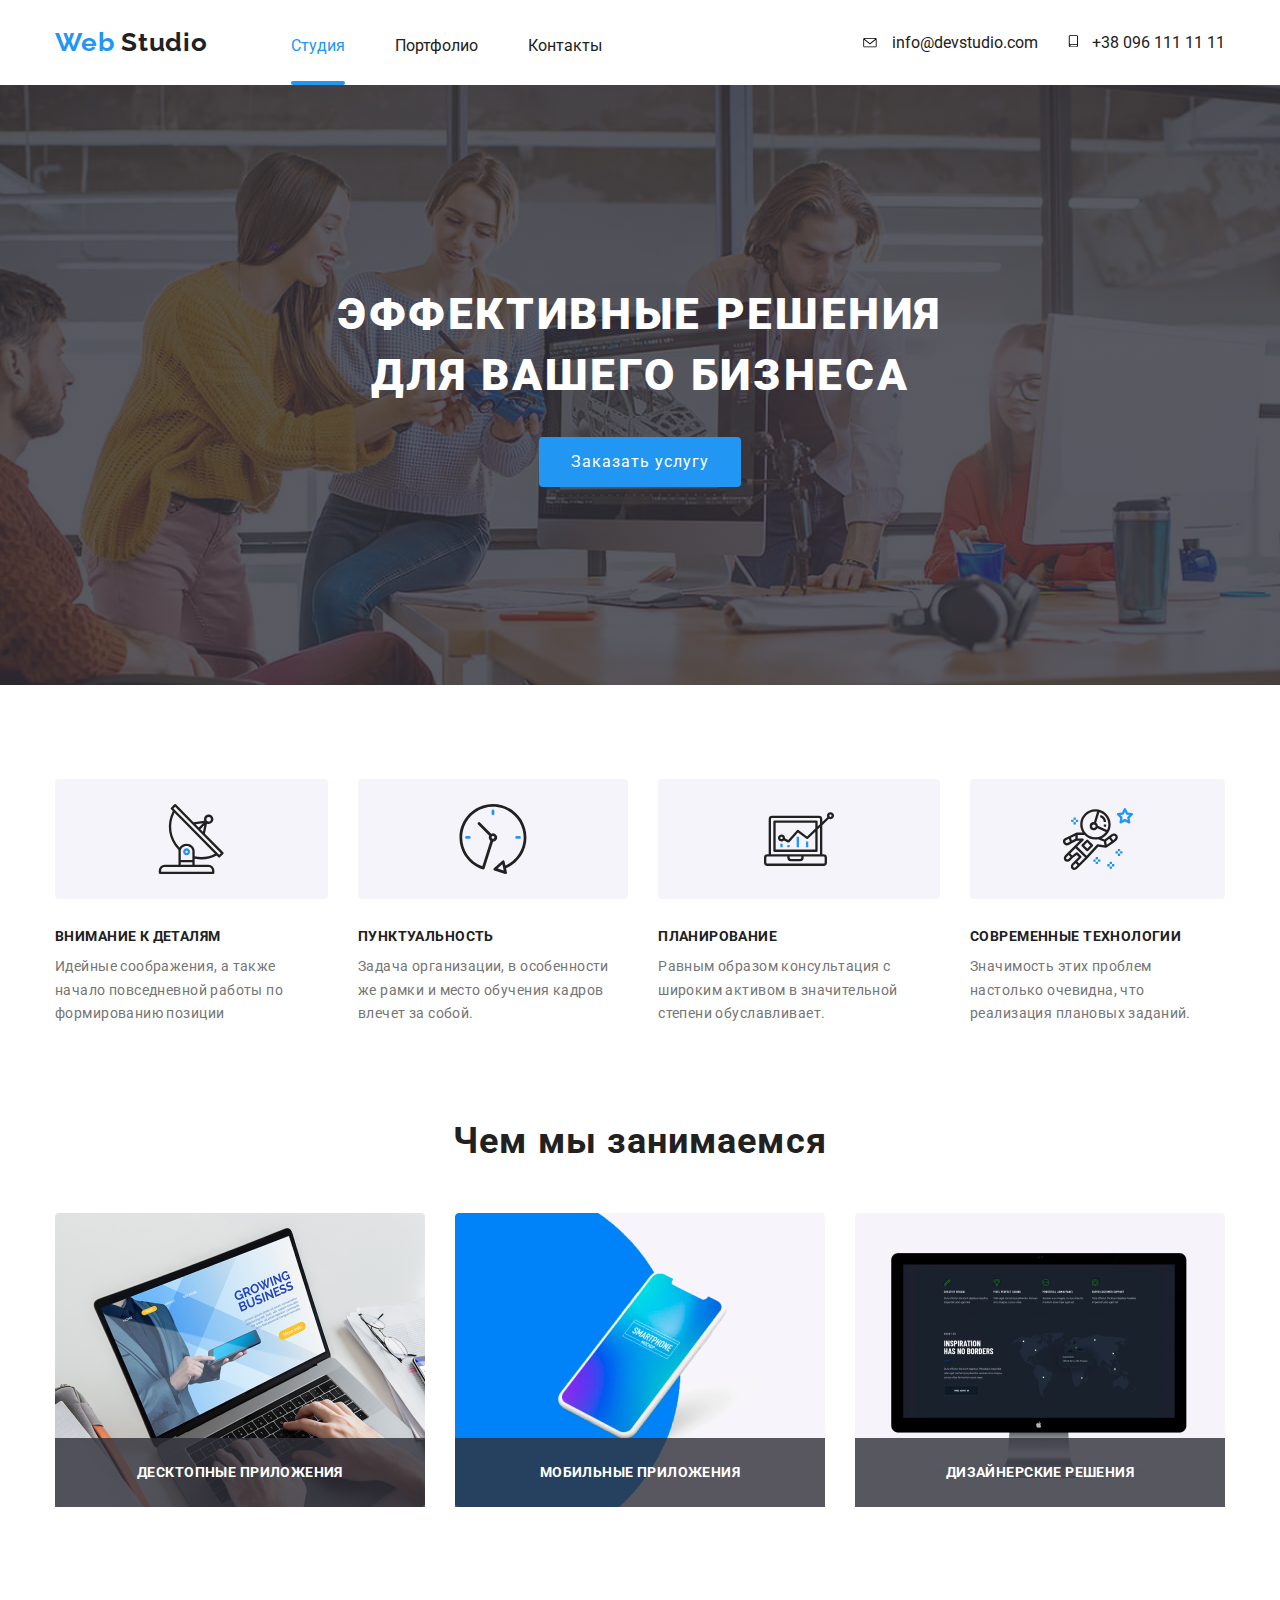
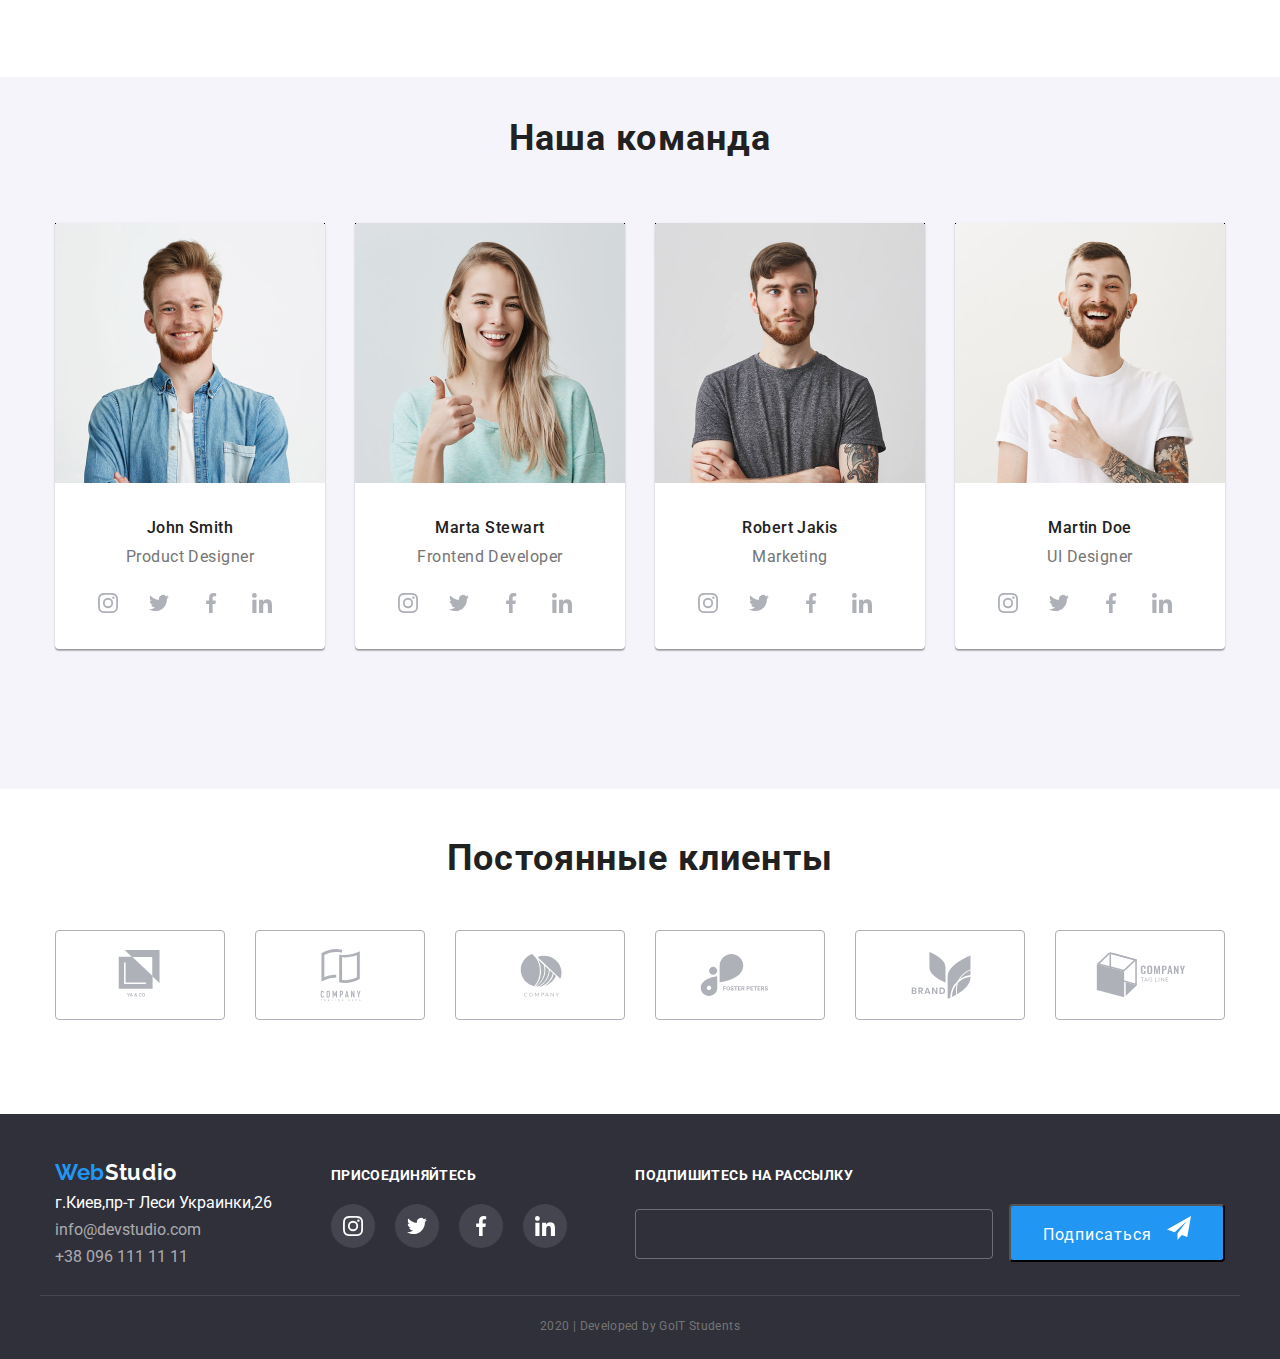
<file: index.html>
<!DOCTYPE html>
<html lang="ru">
  <head>
    <meta charset="UTF-8"/>
    <meta name="viewport" content="width=device-width, initial-scale=1.0"/>
    <title>Web-studio-v-1</title>
    <link
      href="https://fonts.googleapis.com/css2?family=Raleway:wght@700&family=Roboto:wght@400;500;700&display=swap"
      rel="stylesheet"/>
    <link rel="stylesheet" href="./css/normalize.css"/>
    <link rel="stylesheet" href="./css/main.css"/>
  </head>
  <body>
    <!---Шапка сайта-->
    <header>
      <div class="container">
        <nav class="page-nav">
          <a href="./index.html" class="logo-header"
            ><span class="logo-web-header">Web</span> Studio</a>
          <ul class="site-nav link">
            <li class="nav-box">
              <a class="nav-link link current" href="./index.html">Студия</a>
            </li>
            <li class="nav-box">
              <a class="nav-link link" href="./portfolio.html">Портфолио</a>
            </li>
            <li class="nav-box">
              <a class="nav-link link" href="">Контакты</a>
            </li>
          </ul>

          <address class="contacts">
            
            <a class="mail-box" href="mailto:info@devstudio.com">
              <svg class="icon-mail">
                <use href="./images/sprite.svg#icon-envelope"></use>
              </svg>
              info@devstudio.com</a>
            
            <a class="smartphone-box" href="tel:+380961111111">
              <svg class="icon-smartphone">
                <use href="./images/sprite.svg#icon-smartphone"></use>
              </svg>
              +38 096 111 11 11</a>
           
          </address>
        </nav>
      </div>
    </header>
    <!--Секции-->
    <main>
      <!--Герой-->
      <div class="overlay">
        <div class="hero-box">
          <section class="hero">
            <h1 class="hero-title">
              эффективные решения <br />
              для вашего бизнеса
            </h1>
            <a href="" class="button">Заказать услугу</a>
          </section>
        </div>
      </div>
      <!--Приемущества-->
      <section class="section advantages">
        <div class="container">
          <h2 class="invisible-title">Invisible heading</h2>
          <ul class="advantages-list">
            <li class="advantages-box antenna">
              <div class="advantages-items">
                <svg class="advantages-box-items">
                <use href="./images/sprite.svg#icon-Antenna-1"></use>
              </svg>
              </div>
              <h3 class="title">Внимание к деталям</h3>
              <p class="advantages-text">
                Идейные соображения, а также начало повседневной работы по
                формированию позиции
              </p>
            </li>

            <li class="advantages-box clock">
              <div class="advantages-items">
                <svg class="advantages-box-items">
                <use href="./images/sprite.svg#icon-clock-1"></use>
              </svg>
              </div>
              <h3 class="title">Пунктуальность</h3>
              <p class="advantages-text">
                Задача организации, в особенности же рамки и место обучения
                кадров влечет за собой.
              </p>
            </li>

            <li class="advantages-box diagram">
              <div class="advantages-items">
                <svg class="advantages-box-items">
                <use href="./images/sprite.svg#icon-diagram-1"></use>
              </svg>
              </div>
              <h3 class="title">Планирование</h3>
              <p class="advantages-text">
                Равным образом консультация с широким активом в значительной
                степени обуславливает.
              </p>
            </li>

            <li class="advantages-box group">
              <div class="advantages-items">
                <svg class="advantages-box-items">
                <use href="./images/sprite.svg#icon-astronaut-1"></use>
              </svg>
              </div>
              <h3 class="title">Современные технологии</h3>
              <p class="advantages-text">
                Значимость этих проблем настолько очевидна, что реализация
                плановых заданий.
              </p>
            </li>
          </ul>
        </div>
      </section>
      <!--Деятельность-->
      <section class="section activity">
        <div class="container">
          <h2 class="section-title">Чем мы занимаемся</h2>
          <ul class="activity-list">
            <li class="activity-box">
              <a href=""><img src="./images/img.png" alt="laptop" /></a>
              <h3 class="title">Десктопные приложения</h3>
            </li>

            <li class="activity-box">
              <a href=""><img src="./images/box.png" alt="smartphone" /></a>
              <h3 class="title">Мобильные приложения</h3>
            </li>

            <li class="activity-box">
              <a href=""><img src="./images/img1.png" alt="monitor" /></a>
              <h3 class="title">Дизайнерские решения</h3>
            </li>
          </ul>
        </div>
      </section>
      <!--Команда-->
      <section class="section team">
        <div class="container">
          <h2 class="section-title team">Наша команда</h2>
          <ul class="team-list">
            <li class="team-box">
              <img
                class="team-photo"
                src="./images/img_1.jpg"
                alt="John Smith"/>
              <h3 class="title team">John Smith</h3>
              <p class="team-text">Product Designer</p>
              <div class="social-box">
              <a class="social-link-team" href="" aria-label="Ссылка на Instagram">
                <svg class="icon-instagram">
                  <use href="./images/sprite.svg#icon-icon-instagram"></use>
                </svg>
                </a>
              <a class="social-link-team" href="" aria-label="Ссылка на Twitter">
                <svg class="icon-twitter">
                  <use href="./images/sprite.svg#icon-icon-twitter"></use>
                </svg>
              </a>
              <a class="social-link-team" href="" aria-label="Ссылка на Facebook">
                <svg class="icon-facebook">
                  <use href="./images/sprite.svg#icon-icon-facebook"></use>
                </svg>
              </a>
              <a class="social-link-team" href="" aria-label="Ссылка на LinkedIn">
                <svg class="icon-linkedin">
                  <use href="./images/sprite.svg#icon-icon-linkedin"></use>
                </svg>
              </a>
            </div>
            </li>

            <li class="team-box">
              <img
                class="team-photo"
                src="./images/img_2.jpg"
                alt="Marta Stewart"/>
              <h3 class="title team">Marta Stewart</h3>
              <p class="team-text">Frontend Developer</p>
              <div class="social-box">
              <a class="social-link-team" href="" aria-label="Ссылка на Instagram">
                <svg class="icon-instagram">
                  <use href="./images/sprite.svg#icon-icon-instagram"></use>
                </svg>
                </a>
                <a class="social-link-team" href="" aria-label="Ссылка на Twitter">
                  <svg class="icon-twitter">
                    <use href="./images/sprite.svg#icon-icon-twitter"></use>
                  </svg>
                </a>
                <a class="social-link-team" href="" aria-label="Ссылка на Facebook">
                  <svg class="icon-facebook">
                    <use href="./images/sprite.svg#icon-icon-facebook"></use>
                  </svg>
                </a>
                <a class="social-link-team" href="" aria-label="Ссылка на LinkedIn">
                  <svg class="icon-linkedin">
                    <use href="./images/sprite.svg#icon-icon-linkedin"></use>
                  </svg>
                </a>
              </div>
            </li>

            <li class="team-box">
              <img
                class="team-photo"
                src="./images/img_3.jpg"
                alt="Robert Jakis"/>
              <h3 class="title team">Robert Jakis</h3>
              <p class="team-text">Marketing</p>
              <div class="social-box">
              <a class="social-link-team" href="" aria-label="Ссылка на Instagram">
                <svg class="icon-instagram">
                  <use href="./images/sprite.svg#icon-icon-instagram"></use>
                </svg>
                </a>
                <a class="social-link-team" href="" aria-label="Ссылка на Twitter">
                  <svg class="icon-twitter">
                    <use href="./images/sprite.svg#icon-icon-twitter"></use>
                  </svg>
                </a>
                <a class="social-link-team" href="" aria-label="Ссылка на Facebook">
                  <svg class="icon-facebook">
                    <use href="./images/sprite.svg#icon-icon-facebook"></use>
                  </svg>
                </a>
                <a class="social-link-team" href="" aria-label="Ссылка на LinkedIn">
                  <svg class="icon-linkedin">
                    <use href="./images/sprite.svg#icon-icon-linkedin"></use>
                  </svg>
                </a>
              </div>
            </li>

            <li class="team-box">
              <img
                class="team-photo"
                src="./images/img_4.jpg"
                alt="Martin Doe"
              />
              <h3 class="title team">Martin Doe</h3>
              <p class="team-text">UI Designer</p>
              <div class="social-box">
              <a class="social-link-team" href="" aria-label="Ссылка на Instagram">
                <svg class="icon-instagram">
                  <use href="./images/sprite.svg#icon-icon-instagram"></use>
                </svg>
                </a>
                <a class="social-link-team" href="" aria-label="Ссылка на Twitter">
                  <svg class="icon-twitter">
                    <use href="./images/sprite.svg#icon-icon-twitter"></use>
                  </svg>
                </a>
                <a class="social-link-team" href="" aria-label="Ссылка на Facebook">
                  <svg class="icon-facebook">
                    <use href="./images/sprite.svg#icon-icon-facebook"></use>
                  </svg>
                </a>
                <a class="social-link-team" href="" aria-label="Ссылка на LinkedIn">
                  <svg class="icon-linkedin">
                    <use href="./images/sprite.svg#icon-icon-linkedin"></use>
                  </svg>
                </a>
              </div>
            </li>
          </ul>
        </div>
      </section>
      <!--Постоянные клиенты-->
      <section class="section clients">
        <div class="container">
          <h2 class="section-title">Постоянные клиенты</h2>
          <ul class="clients-list">
            <li class="clients-box">
              <div class="clients-items">
              <a class="clients-link" href="">
                <svg>
                  <use href="./images/sprite.svg#icon-Client-1">
                  </use>
                </svg>
              </a>
            </div>
            </li>
            <li class="clients-box">
              <div class="clients-items">
              <a class="clients-link" href="">
                <svg>
                  <use href="./images/sprite.svg#icon-Client-2">
                  </use>
                </svg>
              </a>
            </div>
            </li>
            <li class="clients-box">
              <div class="clients-items">
              <a class="clients-link" href="">
                <svg>
                  <use href="./images/sprite.svg#icon-Client-3">
                  </use>
                </svg>
              </a>
            </div>
            </li>
            <li class="clients-box">
              <div class="clients-items">
              <a class="clients-link" href="">
                <svg>
                  <use href="./images/sprite.svg#icon-Client-4">
                  </use>
                </svg>
               </a>
              </div>
            </li>
            <li class="clients-box">
              <div class="clients-items">
              <a class="clients-link" href="">
                <svg>
                  <use href="./images/sprite.svg#icon-Client-5">
                  </use>
                </svg>
              </a>
            </div>
            </li>
            <li class="clients-box">
              <div class="clients-items">
              <a class="clients-link" href="">
                <svg>
                  <use href="./images/sprite.svg#icon-Client-6">
                  </use>
                </svg>
              </a>
            </div>
            </li>
          </ul>
        </div>
      </section>
    </main>
    <!--Подвал-->
    <footer class="footer-section">
      <div class="container top-part">
        <div class="address-blok">
          <a href="./index.html" class="logo-footer"
            ><span class="logo-web-footer">Web</span>Studio</a
          >

          <address class="contacts footer">
            <p class="tipe-address">г.Киев,пр-т Леси Украинки,26</p>
            <a href="mailto:info@devstudio.com" class="tipe"
              >info@devstudio.com</a
            >
            <a href="tel:+380961111111" class="tipe">+38 096 111 11 11</a>
          </address>
        </div>
        <div class="item-colum">
          <p class="footer-title">присоединяйтесь</p>
          <ul class="social-link-box">
            <li>
              <a class="social-link footer" href="" aria-label="Ссылка на Instagram">
                <svg class="instagram-footer">
                  <use href="./images/sprite.svg#icon-icon-instagram"></use>
                </svg>
              </a>
            </li>
            <li>
              <a class="social-link footer" href="" aria-label="Ссылка на Twitter">
                <svg class="twitter-footer">
                  <use href="./images/sprite.svg#icon-icon-twitter"></use>
                </svg>
              </a>
            </li>
            <li>
              <a class="social-link footer" href="" aria-label="Ссылка на Facebook">
                <svg class="facebook-footer">
                  <use href="./images/sprite.svg#icon-icon-facebook"></use>
                </svg>
              </a>
            </li>
            <li>
              <a class="social-link footer" href="" aria-label="Ссылка на LinkedIn">
                <svg class="linkedin-footer">
                  <use href="./images/sprite.svg#icon-icon-linkedin"></use>
                </svg>
              </a>
            </li>
          </ul>
        </div>
        <div class="item-colum subscription">
          <p class="footer-title">Подпишитесь на рассылку</p>
          <form>
            <input class="email" type="email" />
            <button class="button footer">Подписаться
              <svg class="button-icon">
                <use href="./images/sprite.svg#icon-icon-send"></use>
              </svg>
            </button>
          </form>
        </div>
      </div>
      <p class="copyright container">2020 | Developed by GoIT Students</p>
    </footer>
  </body>
</html>
</file>
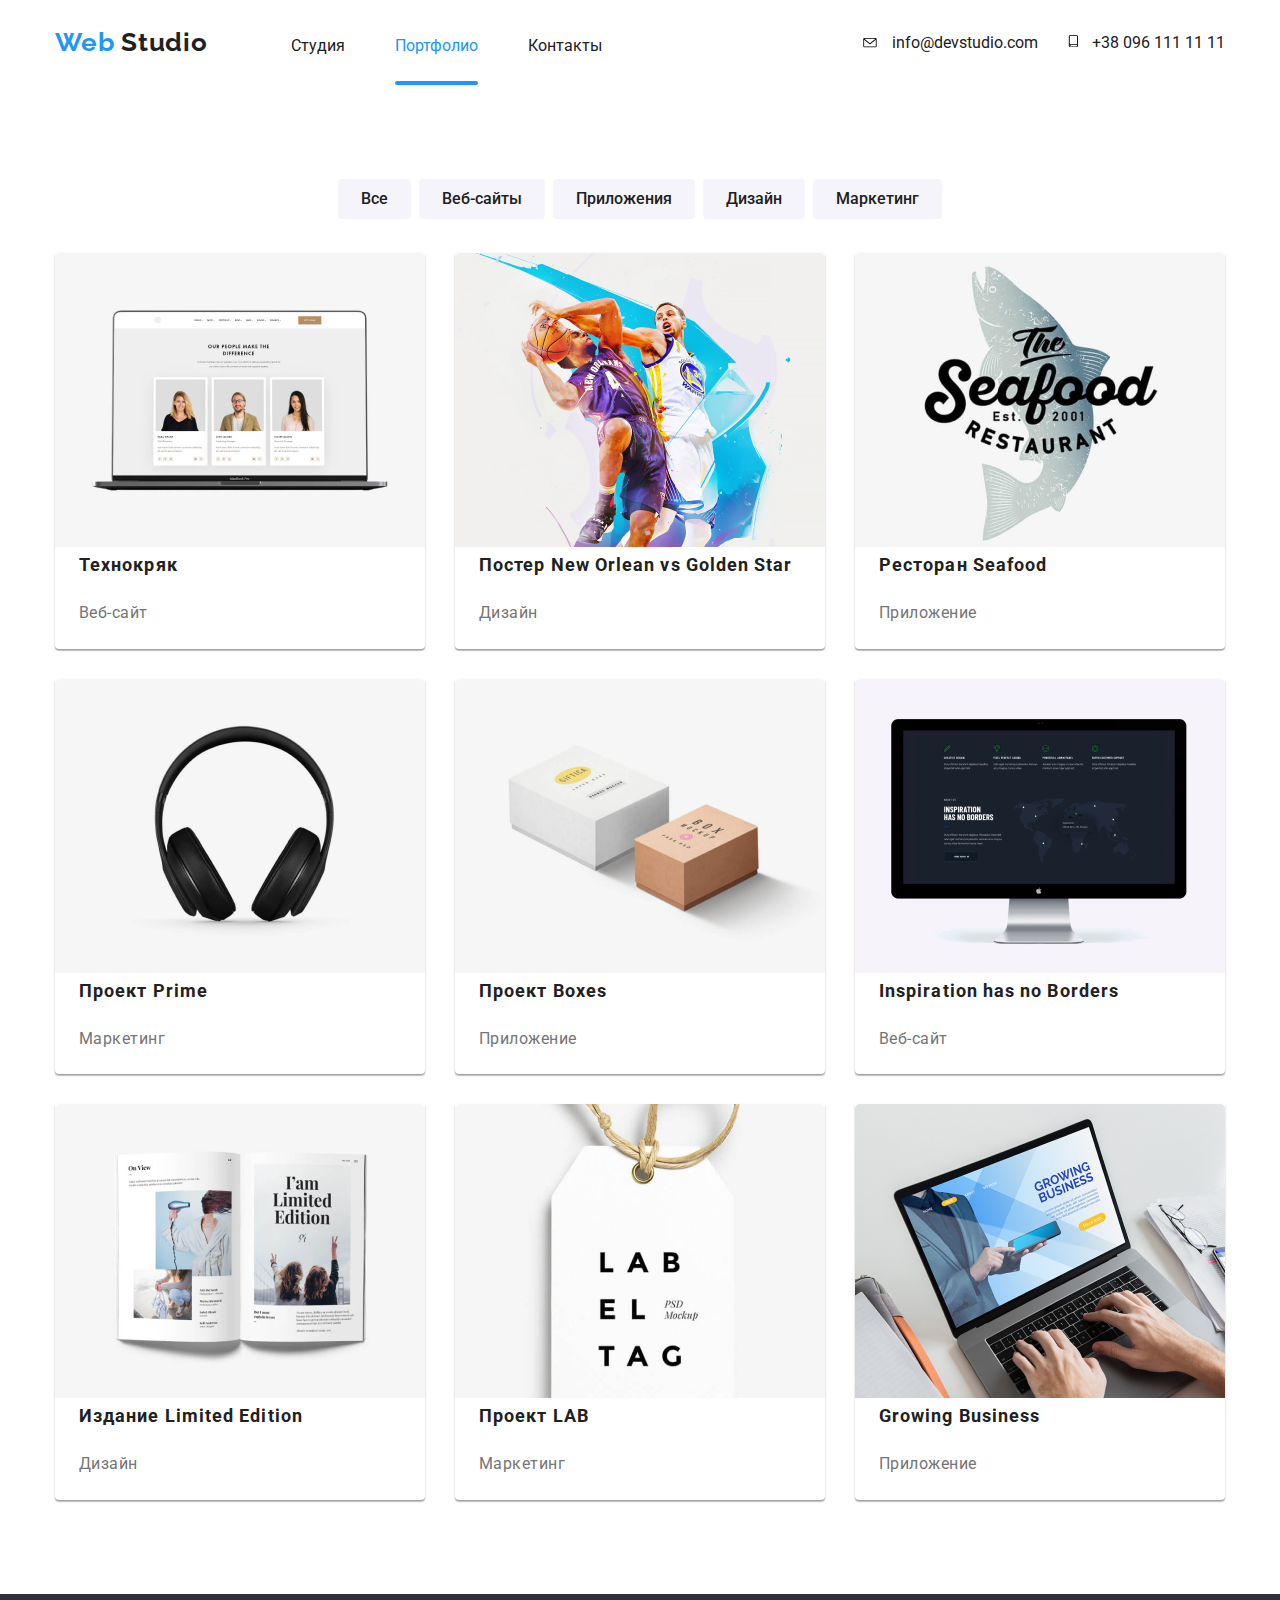
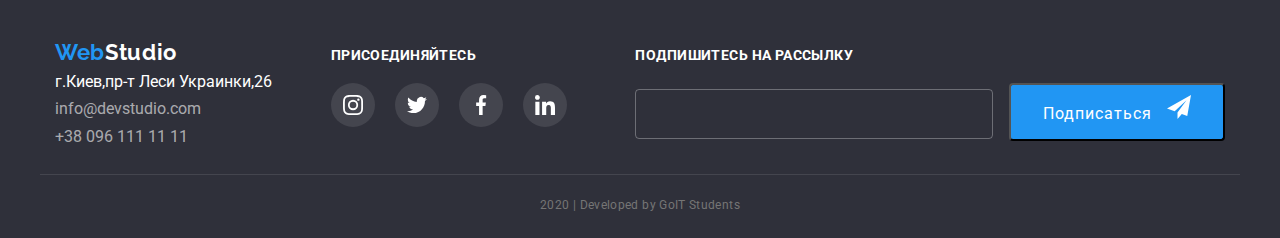
<file: portfolio.html>
<!DOCTYPE html>
<html lang="ru">
  <head>
    <meta charset="UTF-8" />
    <meta name="viewport" content="width=device-width, initial-scale=1.0" />
    <title>Web-studio-v-1</title>
    <link
      href="https://fonts.googleapis.com/css2?family=Raleway:wght@700&family=Roboto:wght@400;500;700&display=swap"
      rel="stylesheet"
    />
    <link rel="stylesheet" href="./css/normalize.css" />
    <link rel="stylesheet" href="./css/main.css" />
  </head>
  <body>
    <!---Шапка сайта-->
    <header class="portfolio-header">
      <div class="container">
      <nav class="page-nav">
        <a href="./index.html" class="logo-header"><span class="logo-web-header">Web</span> Studio</a>
        <ul class="site-nav link">
          <li class="nav-box">
            <a class="nav-link link" href="./index.html">Студия</a>
          </li>
          <li class="nav-box">
            <a class="nav-link link current" href="./portfolio.html">Портфолио</a>
          </li>
          <li class="nav-box">
            <a class="nav-link link" href="">Контакты</a>
          </li>
        </ul>

        <address class="contacts">
            
          <a class="mail-box" href="mailto:info@devstudio.com">
            <svg class="icon-mail">
              <use href="./images/sprite.svg#icon-envelope"></use>
            </svg>
            info@devstudio.com</a>
          
          <a class="smartphone-box" href="tel:+380961111111">
            <svg class="icon-smartphone">
              <use href="./images/sprite.svg#icon-smartphone"></use>
            </svg>
            +38 096 111 11 11</a>
         
        </address>
      </nav>
        </div>
    </header>
    <!--Проекты-->
    <main>
      <section class="section projects-page">
        <div class="container">
        <h1 class="invisible-title">Invisible title</h1>
        <ul class="projects-button">
          <li><button type="button" class="radio-button">Все</button></li>
          <li><button type="button" class="radio-button">Веб-сайты</button></li>
          <li><button type="button" class="radio-button">Приложения</button></li>
          <li><button type="button" class="radio-button">Дизайн</button></li>
          <li><button type="button" class="radio-button">Маркетинг</button></li>
        </ul>
        <ul class="projects">
          <li class="projects-item">
            <a class="projects-link" href="">
              <div class="overlay-container">
                
              <img class="projects-img" src="./images/img-portfolio-1.png" alt="Img-portfolio-1" />
                <p class="project-description">
                  Технокряк это современная площадка распространения коронавируса.
                  Компании используют эту платформу для цифрового шпионажа и атак
                  на защищённые сервера конкурентов.
                </p>
  
              </div>
              <h2 class="project-title">Технокряк</h2>
              <p class="text-primary">Веб-сайт</p>
            </a>
          </li>
          <li class="projects-item">
            <a class="projects-link" href="">
              <img class="projects-img" src="./images/img-portfolio-2.png" alt="Img-portfolio-2" />
              <h2 class="project-title">Постер New Orlean vs Golden Star</h2>
              <p class="text-primary">Дизайн</p>
            </a>
          </li>
          <li class="projects-item">
            <a class="projects-link" href="">
              <img class="projects-img" src="./images/img-portfolio-3.png" alt="Img-portfolio-3" />
              <h2 class="project-title">Ресторан Seafood</h2>
              <p class="text-primary">Приложение</p>
            </a>
          </li>
          <li class="projects-item">
            <a class="projects-link" href="">
              <img class="projects-img" src="./images/img-portfolio-4.png" alt="Img-portfolio-4" />
              <h2 class="project-title">Проект Prime</h2>
              <p class="text-primary">Маркетинг</p>
            </a>
          </li>
          <li class="projects-item">
            <a class="projects-link" href="">
              <img class="projects-img" src="./images/img-portfolio-5.png" alt="Img-portfolio-5" />
              <h2 class="project-title">Проект Boxes</h2>
              <p class="text-primary">Приложение</p>
            </a>
          </li>
          <li class="projects-item">
            <a class="projects-link" href="">
              <img class="projects-img" src="./images/img-portfolio-6.png" alt="Img-portfolio-6" />
              <h2 class="project-title">Inspiration has no Borders</h2>
              <p class="text-primary">Веб-сайт</p>
            </a>
          </li>
          <li class="projects-item">
            <a class="projects-link" href="">
              <img class="projects-img" src="./images/img-portfolio-7.png" alt="Img-portfolio-7" />
              <h2 class="project-title">Издание Limited Edition</h2>
              <p class="text-primary">Дизайн</p>
            </a>
          </li>
          <li class="projects-item">
            <a class="projects-link" href="">
              <img class="projects-img" src="./images/img-portfolio-8.png" alt="Img-portfolio-8" />
              <h2 class="project-title">Проект LAB</h2>
              <p class="text-primary">Маркетинг</p>
            </a>
          </li>
          <li class="projects-item">
            <a class="projects-link" href="">
              <img class="projects-img" src="./images/img-portfolio-9.png" alt="Img-portfolio-9" />
              <h2 class="project-title">Growing Business</h2>
              <p class="text-primary">Приложение</p>
            </a>
          </li>
        </ul>
      </div>
      </section>
    </main>
    <!--Подвал-->
    <footer class="footer-section">
      <div class="container top-part">
        <div class="address-blok">
          <a href="./index.html" class="logo-footer"
            ><span class="logo-web-footer">Web</span>Studio</a
          >

          <address class="contacts footer">
            <p class="tipe-address">г.Киев,пр-т Леси Украинки,26</p>
            <a href="mailto:info@devstudio.com" class="tipe"
              >info@devstudio.com</a
            >
            <a href="tel:+380961111111" class="tipe">+38 096 111 11 11</a>
          </address>
        </div>
        <div class="item-colum">
          <p class="footer-title">присоединяйтесь</p>
          <ul class="social-link-box">
            <li>
              <a class="social-link footer" href="" aria-label="Ссылка на Instagram">
                <svg class="instagram-footer">
                  <use href="./images/sprite.svg#icon-icon-instagram"></use>
                </svg>
              </a>
            </li>
            <li>
              <a class="social-link footer" href="" aria-label="Ссылка на Twitter">
                <svg class="twitter-footer">
                  <use href="./images/sprite.svg#icon-icon-twitter"></use>
                </svg>
              </a>
            </li>
            <li>
              <a class="social-link footer" href="" aria-label="Ссылка на Facebook">
                <svg class="facebook-footer">
                  <use href="./images/sprite.svg#icon-icon-facebook"></use>
                </svg>
              </a>
            </li>
            <li>
              <a class="social-link footer" href="" aria-label="Ссылка на LinkedIn">
                <svg class="linkedin-footer">
                  <use href="./images/sprite.svg#icon-icon-linkedin"></use>
                </svg>
              </a>
            </li>
          </ul>
        </div>
        <div class="item-colum subscription">
          <p class="footer-title">Подпишитесь на рассылку</p>
          <form>
            <input class="email" type="email" />
            <button class="button footer">Подписаться
              <svg class="button-icon">
                <use href="./images/sprite.svg#icon-icon-send"></use>
              </svg>
            </button>
          </form>
        </div>
      </div>
      <p class="copyright container">2020 | Developed by GoIT Students</p>
    </footer>
  </body>
</html>
</file>
<file: css/main.css>
:root {
  --primary-text-color: #757575;
  --title-text-color: #212121;
  --title-secondary-text-color: #ffffff;
  --primary-background-color: #ffffff;
  --accent-bg-color: #F5F4FA;
  --accent-color: #2196f3;
  --icons-color: #AFB1B8;
}
body {
  background-color: var(--primary-background-color);
  color: var(--primary-text-color);
  font-family: Roboto, sans-serif;
}
a {
  text-decoration: none;
}
ul {
    list-style: none;
}
html {
  box-sizing: border-box;
}
*,
*::before,
*::after {
  box-sizing: border-box;
} 


/* Стили для index.html */

.container {
  width: 1200px;
  margin-right: auto;
  margin-left: auto;
  padding-left: 15px;
  padding-right: 15px;
}
.title {
  margin: 0px;
  padding: 0px;
}

/* Header */
.page-nav {
  display: flex;
  align-items: center;
  justify-content: center;
}

/* Logo */
.logo-header {
  display: block;

  font-family: Raleway, sans-serif;
  color: #212121;

  font-style: normal;
  font-weight: 700;
  font-size: 26px;
  line-height: 1.2;
  letter-spacing: 0.03em;
}
.logo-web-header {
  color: #2196f3;
}

/* Навигация */
.site-nav {
  padding: 0px;
  margin-left: 83px;
  margin-top: 0px;
  margin-bottom: 0px;
  display: flex;
}
.site-nav > .nav-box:not(:last-child) {
  margin-right: 50px;
}

.site-nav a {
    color: #212121;
}
.site-nav .link {
  display: block;
  padding-top: 37px;
  padding-bottom: 30px;

  transition-duration: 250ms;
  transition-timing-function: cubic-bezier(0.4, 0, 0.2, 1);
}

.site-nav .link:hover,
.site-nav .link:focus {
  color: var(--accent-color);
}
.site-nav .link.current {
    color: var(--accent-color);
}
.nav-link {
  position: relative;
  display: flex;
  align-items: center;
  padding-top: 32px;
  padding-bottom: 32px;
}

.current::after {
  content: "";
  position: absolute;
  left: 0;
  bottom: 0;
  display: block;
  width: 100%;
  height: 4px;
  border-radius: 2px;
  background-color: var(--accent-color);
}

/* Контакты */
.contacts {
  display: flex;
  margin-left: auto;
  font-style: normal;
}
.contacts a {
  color: #212121;
}

.contacts a:hover,
.contacts a:focus {
  color: var(--accent-color);
  fill: var(--accent-color);
}

.mail-box {
  margin-right: 30px;
}

.icon-mail{
  display: inline-block;
  margin-right: 10px;
  width: 16px;
  height: 10px;
}
.icon-smartphone {
  display: inline-block;
  margin-right: 10px;
  width: 10px;
  height: 13px;
}

/* Герой */
.overlay {
  background-image: linear-gradient(rgba(47, 48, 58, 0.8), rgba(47, 48, 58, 0.8)), url(../images/Header-img.jpg);
  background-repeat: no-repeat;
  background-position: center;
  background-size: cover;
}
.hero {
  align-items: center;
  text-align: center;
}
.hero-box {
  display: flex;
  align-items: center;
  justify-content: center;
  margin-right: auto;
  margin-left: auto;
  margin-bottom: 94px;
  max-width: 1600px;
  height: 600px;
}
.hero-title {
  margin-top: 0px;
  margin-bottom: 30px;

  font-weight: 900;
  font-size: 44px;
  line-height: 1.4;
  letter-spacing: 0.06em;
  text-transform: uppercase;
  color: var(--title-secondary-text-color);
}
.button {
  display: inline-block;
  border-radius: 4px;
  padding: 10px 32px;
  background-color: var(--accent-color);
  color: var(--title-secondary-text-color);
  letter-spacing: 0.06em; 
  align-items: center;
  text-align: center;
  font-size: 16px;
  line-height: 30px;
  min-width: 200px;
  cursor: pointer;
}

/* Секции */
.section{
  margin-top: 0px;
  padding: 0px;
}
.section-title {
  padding: 0px;
  margin-bottom: 50px;
  margin-top: 0px;
  font-weight: 700;
  font-size: 36px;
  line-height: 1.2;
  text-align: center;
  letter-spacing: 0.03em;
  color: var(--title-text-color);
}

/* Секция Приемущества */
.section.advantages {
  margin-bottom: 94px;
}
.invisible-title {
    opacity: 0;
    margin: 0px;
    padding: 0px;
    height: 0px;
}
.advantages-list {
  display: flex;
  padding: 0px;
  margin: 0px;
}
.advantages-box:not(:last-child) {
  margin-right: 30px;
}
.advantages-items {
  text-align: center;
  margin-bottom: 30px;
  height: 120px;
  padding-top: 25px;
  background-color: var(--accent-bg-color);
  border-radius: 4px;
}
.advantages-box-items {
  width: 70px;
  height: 70px;
}
.advantages-list .title {
  margin-bottom: 10px;
  font-weight: 700;
  font-size: 14px;
  line-height: 1.1;
  letter-spacing: 0.03em;
  text-transform: uppercase;
  color: var(--title-text-color);
}
.advantages-text {
  padding: 0px;
  margin: 0px;
  font-weight: normal;
  font-size: 14px;
  line-height: 1.7;
  letter-spacing: 0.03em;
}

/* Секция Деятельность */
.section.activity {
  margin-bottom: 140px;
}
.activity-list {
  display: flex;
  padding: 0px;
  margin: 0px;
}
.activity-box {
  position: relative;
  width: calc((100% - 60px) / 3);
  margin-bottom: 30px;
}
.activity-box:not(:last-child) {
  margin-right: 30px;
}
.activity-box img {
  display: block;
}
.activity-list .title {
  position: absolute;
  bottom: 0;
  left: 0;
  width: 100%;
  padding-top: 27px;
  padding-bottom: 27px;
  font-weight: 700;
  font-size: 14px;
  line-height: 1.1;
  letter-spacing: 0.03em;
  text-align: center;
  text-transform: uppercase;
  color: var(--title-secondary-text-color);
  background-color: rgba(47, 48, 58, 0.8);
}

/* Секция Команда */
.section.team {
  margin-bottom: 48px;
  background-color: #F5F4FA;
}
.team-list {
  display: flex;
  padding-bottom: 140px;
  padding-left: 0px;
  margin: 0px;
}
.team-box {
  width: calc((100% - 90px) / 4);
  padding-bottom: 24px;
  background-color: var(--primary-background-color);
  box-shadow: 0px 2px 1px rgba(0, 0, 0, 0.2), 0px 1px 1px rgba(0, 0, 0, 0.14), 0px 1px 3px rgba(0, 0, 0, 0.12);
  border-radius: 0px 0px 4px 4px;
}

.team-box:not(:last-child) {
  margin-right: 30px;
}
.section-title.team {
  padding-top: 40px;
  margin-bottom: 64px;
  font-size: 36px;
  line-height: 42px;
  text-align: center;
  letter-spacing: 0.03em;
}
.team-photo {
  margin-bottom: 30px;
}
.img {
  display: block;
  max-width: 100%;
  height: auto;
}
.title.team {
  text-align: center
}
.team-list .title {
  padding: 0px;
  margin-bottom: 10px;
  font-weight: 500;
  font-size: 16px;
  line-height: 1.2;
  letter-spacing: 0.03em;
  color: var(--title-text-color);
}
.team-text {
  padding: 0px;
  margin-top: 0px;
  margin-bottom: 15px;
  font-weight: normal;
  font-size: 16px;
  line-height: 19px;
  letter-spacing: 0.03em;
  text-align: center;
}
.social-box {
  display: flex;
  text-align: center;
  padding-left: 32px;
  padding-right: 32px;
}
.social-link-team {
  display: flex;
  justify-content: center;
  align-items: center;
  margin-right: 10px;
  width: 44px;
  height: 44px;
  border-radius: 50%;
  color: var(--icons-color);
  
  transition-duration: 250ms;
  transition-timing-function: cubic-bezier(0.4, 0, 0.2, 1);
}
.social-link-team:hover,
.social-link-team:focus {
  background-color: var(--accent-color);
  color: var(--title-secondary-text-color);
}

.icon-instagram {
  width: 20px;
  height: 20px;
  fill: currentColor;
  color: inherit;
}

.icon-twitter {
  width: 20px;
  height: 20px;
  fill: currentColor;
  color: inherit;
}

.icon-facebook {
  width: 20px;
  height: 20px;
  fill: currentColor;
  color: inherit;
}

.icon-linkedin {
  width: 20px;
  height: 20px;
  fill: currentColor;
  color: inherit;
}


/* Секция Постоянные клиенты */
.section.clients {
  margin-bottom: 94px;
}
.clients-list {
  display: flex;
  padding: 0px;
  margin: 0px;
}
.clients-box:not(:last-child) {
  margin-right: 30px;
}

.clients-link {
  display: flex;
  justify-content: center;
  align-items: center;
  height: 90px;
  width: 170px;
  border: 1px solid var(--icons-color); 
  border-radius: 4px;
  fill: var(--icons-color);

  transition-duration: 250ms;
  transition-timing-function: cubic-bezier(0.4, 0, 0.2, 1);
}
.clients-link:hover {
  fill: var(--accent-color);
  border: 1px solid var(--accent-color);
}



/* Футтер */

.footer-section {
  background-color: #2f303a;
}
.footer-section > .container {
  display: flex;
}
.container.top-part {
  justify-content: space-between;
  align-items: baseline;
}
.address-blok {
  display: block; 
  flex-direction: column;
}
.item-colum {
  display: block;
  flex-direction: column;
}
.item-colum > .subscription {
  margin-right: auto;
  width: 570px;
  height: 86px;
}

.copyright {
  display: flex;
  box-sizing: border-box;
  justify-content: center;
  align-items: center;
  margin-top: 0px;
  margin-bottom: 0px;
  font-size: 12px;
  line-height: 2;
  text-align: center;
  letter-spacing: 0.03em;
  border-top: 1px solid rgba(255, 255, 255, 0.1);
  padding-top: 18px;
  padding-bottom: 21px;
}
.logo-footer {
  display: block;
  margin-top: 45px;
  font-family: Raleway, sans-serif;
  font-weight: 700;
  font-size: 22px;
  line-height: 1.2;
  letter-spacing: 0.03em;
  color: #ffffff;
  }
  .logo-web-footer {
    color: #2196f3;
  }
  .contacts.footer {
    display: flex;
    align-items: flex-start;
    flex-direction: column;
    margin-top: 8px;
    margin-bottom: 28px;
    padding: 0px;
    font-style: normal;
  }
  .contacts.footer > .tipe {
    margin-top:  9px;
    margin-left: 0px;
    padding: 0px;
    color: rgba(255, 255, 255, 0.6);

    transition-duration: 250ms;
    transition-timing-function: cubic-bezier(0.4, 0, 0.2, 1);
  }
  .contacts.footer > .tipe:hover,
  .contacts.footer > .tipe:focus {
    color: #2196f3;
  }
  .tipe-address {
    padding: 0px;
    margin: 0px;
    color: var(--title-secondary-text-color);
  }
  .footer-title {
    padding: 0px;
    margin-bottom: 20px;
    margin-top: 0px;
    font-weight: 700;
    font-size: 14px;
    line-height: 1.1;
    letter-spacing: 0.03em;
    text-transform: uppercase;
    color: var(--title-secondary-text-color);
  }
  .social-link-box {
    display: flex;
    padding: 0px;
    margin: 0px;
  }

  .social-link {
    padding: 0px;
    color: var(--title-secondary-text-color);
    background-color: rgba(255, 255, 255, 0.1);
  } 

  .social-link-box li:not(:last-child) {
    margin-right: 10px;
  }
 
  .social-link.footer {
    display: flex;
    justify-content: center;
    align-items: center;
    margin-right: 10px;
    width: 44px;
    height: 44px;
    border-radius: 50%;
  }
  .social-link-box a {
    transition-duration: 250ms;
    transition-timing-function: cubic-bezier(0.4, 0, 0.2, 1);
  }
  .social-link-box a:hover {
    background-color: var(--accent-color);
  }
  .instagram-footer {
    width: 20px;
    height: 20px;
    fill: var(--title-secondary-text-color);
  }
  .twitter-footer {
    width: 20px;
    height: 20px;
    fill: var(--title-secondary-text-color);
  }
  .facebook-footer {
    width: 20px;
    height: 20px;
    fill: var(--title-secondary-text-color);
  }
  .linkedin-footer {
    width: 20px;
    height: 20px;
    fill: var(--title-secondary-text-color);
  }

  .button.footer {
    display: inline-block;
    border-radius: 4px;
    padding: 10px 32px;

    background-color: var(--accent-color);
    color: var(--title-secondary-text-color);
    letter-spacing: 0.06em; 
    align-items: center;
    text-align: center;
    font-size: 16px;
    line-height: 30px;
    min-width: 200px;
  }

  .button-icon {
    margin-left: 10px;
    height: 24px;
    width: 24px;
    fill: var(--title-secondary-text-color);
  }


  /* Стили для portfolio.html */

  .portfolio-header {
    margin-bottom: 94px;
  }

  /* Секция */
  
  .section.projects-page {
    margin-bottom: 94px;
  }
  .projects-button {
    display: flex;
    flex-wrap: wrap;
    align-items: center;
    justify-content: center;
    margin-top: 0px;
    margin-bottom: 34px;
    padding: 0px;
  }
  .radio-button {
    display: inline-block;
    padding: 6px 22px;
    min-width: 73px;
    font-weight: 500;
    font-size: 16px;
    line-height: 1.63;
    text-align: center;
    background-color: #F5F4FA;
    color: #212121;
    border: 1px solid transparent; 
    border-radius: 4px;
    cursor: pointer;

    transition-duration: 250ms;
    transition-timing-function: cubic-bezier(0.4, 0, 0.2, 1);
  }

  .projects-button li:not(:last-child) {
    margin-right: 8px;
  }

  .radio-button:hover,
  .radio-button:focus {
    background-color: var(--accent-color);
    color: var(--title-secondary-text-color);
  }

  .projects {
    display: flex;
    flex-wrap: wrap;
    padding: 0px;
    margin: 0px;
  }
  .projects-link {
  
  }
  .projects-item {
    width: calc((100% - 60px) / 3);
    margin-right: 30px;
    margin-bottom: 30px;
    background-color: var(--primary-background-color);
    box-shadow: 0px 2px 1px rgba(0, 0, 0, 0.2), 0px 1px 1px rgba(0, 0, 0, 0.14), 0px 1px 3px rgba(0, 0, 0, 0.12);
    border-radius: 0px 0px 4px 4px;
  }
  .projects-item:nth-child(3n) {
    margin-right: 0px;
  }
  .projects-item:nth-last-child(-n + 3) {
    margin-bottom: 0px;
  }
  .projects-img {
    display: block;
    padding: 0px;
    margin: 0px;
  }
  .project-title {
    padding-left: 24px;
    margin-top: 0px;
    margin-bottom: 15px;
    font-weight: 700;
    font-size: 18px;
    line-height: 2;
    letter-spacing: 0.06em;
    color: var(--title-text-color);
  }
  .overlay-container {
    position: relative;
    overflow: hidden;
  }
  .overlay-container:hover .project-description {
    opacity: 1;
    transform: translateY(0);
  }
  
  .project-description {
    display: block;
    position: absolute;
    left: 0;
    top: 0;
    width: 100%;
    height: 100%;
    opacity: 0;
    margin: 0;
    padding-top: 63px;
    padding-right: 24px;
    padding-bottom: 63px;
    padding-left: 24px;
    font-weight: 400;
    font-size: 18px;
    line-height: 1.56;
    color: var(--title-secondary-text-color);
    background-color: rgba(33, 150, 243, 0.9);
    transform: translateY(100%);
    transition: transform 250ms cubic-bezier(0.4, 0, 0.2, 1), 
    opacity 250ms cubic-bezier(0.4, 0, 0.2, 1);
  }

  .text-primary {
    padding-left: 24px;
    margin-top: 0px;
    margin-bottom: 20px;
    font-weight: normal;
    font-size: 16px;
    line-height: 1.9;
    letter-spacing: 0.03em;
    color: var(--primary-text-color);
  }

  .email {
    margin-right: 12px;
    width: 358px;
    height: 50px;
    border: 1px solid rgba(255, 255, 255, 0.3);
    border-radius: 4px;
    background-color: inherit;
  }
</file>
